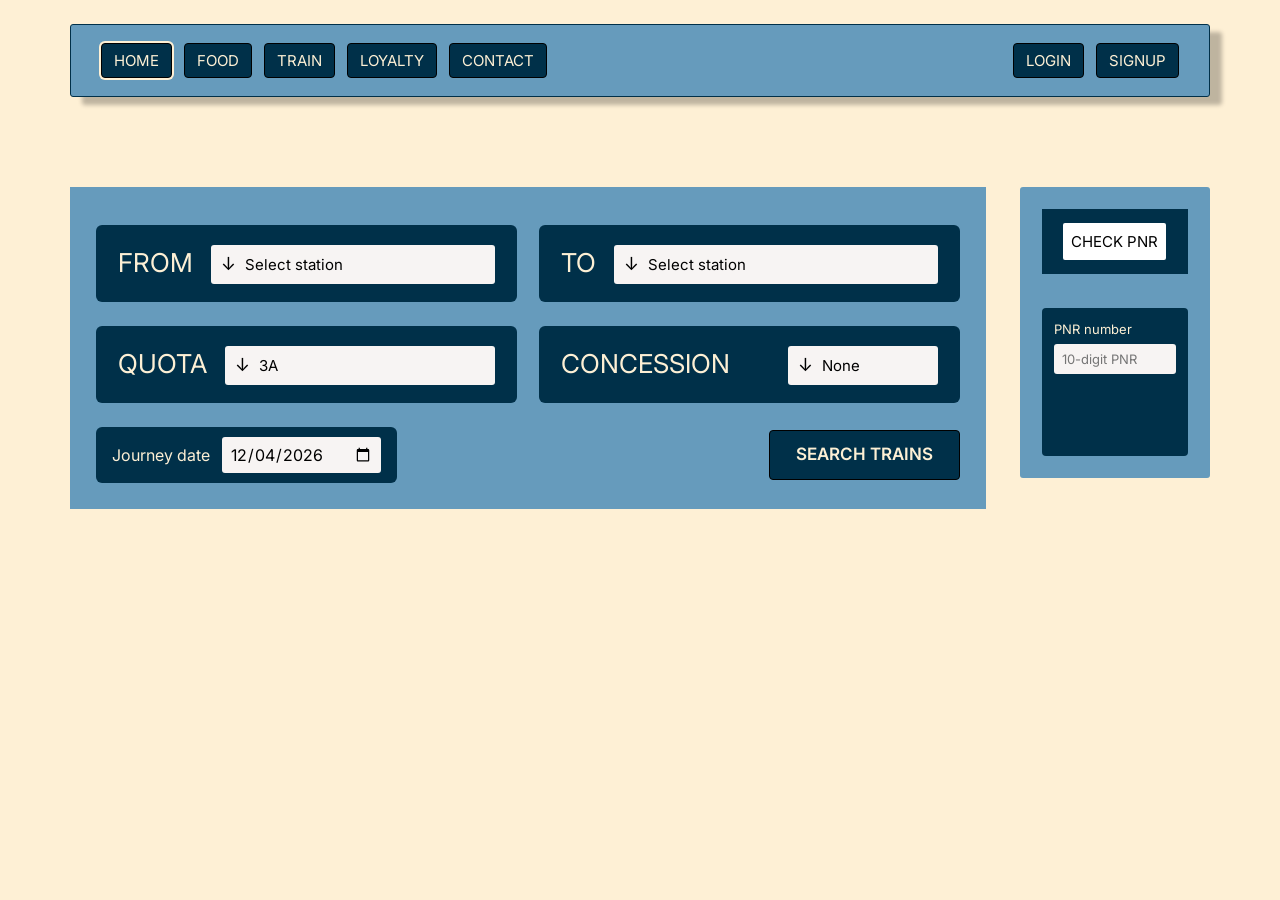
<file: index.html>
<!DOCTYPE html>
<html lang="en">
<head>
  <meta charset="UTF-8">
  <meta name="viewport" content="width=device-width, initial-scale=1">
  <link rel="preconnect" href="https://fonts.googleapis.com">
  <link rel="preconnect" href="https://fonts.gstatic.com" crossorigin>
  <link href="https://fonts.googleapis.com/css2?family=Inter:wght@400;500;600;700&display=swap" rel="stylesheet">
  <link rel="stylesheet" href="style.css">
  <title>Smart Rail | Search trains</title>
</head>
<body data-page="home">
  <!-- Navbar: stays fixed at the top while scrolling -->
  <header class="navbar-wrap">
    <nav class="navbar" aria-label="Main">
      <div class="nav-links">
        <a href="index.html" class="btn nav-btn" data-nav="home">HOME</a>
        <button type="button" class="btn nav-btn" data-action="food">FOOD</button>
        <a href="trains.html" class="btn nav-btn" data-nav="train">TRAIN</a>
        <button type="button" class="btn nav-btn" data-action="loyalty">LOYALTY</button>
        <button type="button" class="btn nav-btn" data-action="contact">CONTACT</button>
      </div>
      <div class="nav-auth" id="navAuth">
        <button type="button" class="btn nav-btn" data-action="login">LOGIN</button>
        <button type="button" class="btn nav-btn" data-action="signup">SIGNUP</button>
      </div>
    </nav>
  </header>

  <main class="search-layout">
    <!-- Search form -->
    <form class="search-panel" id="searchForm" novalidate>
      <div class="field-box">
        <label for="from">FROM</label>
        <div class="select-wrap"><select id="from"></select></div>
      </div>
      <div class="field-box">
        <label for="to">TO</label>
        <div class="select-wrap"><select id="to"></select></div>
      </div>
      <div class="field-box">
        <label for="quota">QUOTA</label>
        <div class="select-wrap"><select id="quota"></select></div>
      </div>
      <div class="field-box concession-box">
        <label for="concession">CONCESSION</label>
        <div class="select-wrap compact"><select id="concession"></select></div>
      </div>

      <div class="search-footer">
        <div class="date-field">
          <label for="date">Journey date</label>
          <input type="date" id="date">
        </div>
        <button type="submit" class="btn btn-search">SEARCH TRAINS</button>
      </div>
      <p class="form-error" id="searchError" role="alert"></p>
    </form>

    <!-- PNR status -->
    <aside class="side-panel" aria-label="PNR status">
      <div class="pnr-head">
        <button type="button" class="pnr-btn" id="checkPnr">CHECK PNR</button>
      </div>
      <div class="pnr-box">
        <label for="pnrInput">PNR number</label>
        <input id="pnrInput" inputmode="numeric" maxlength="10" placeholder="10-digit PNR" autocomplete="off">
        <div class="pnr-result" id="pnrResult" aria-live="polite"></div>
      </div>
    </aside>
  </main>

  <script src="script.js"></script>
</body>
</html>
</file>
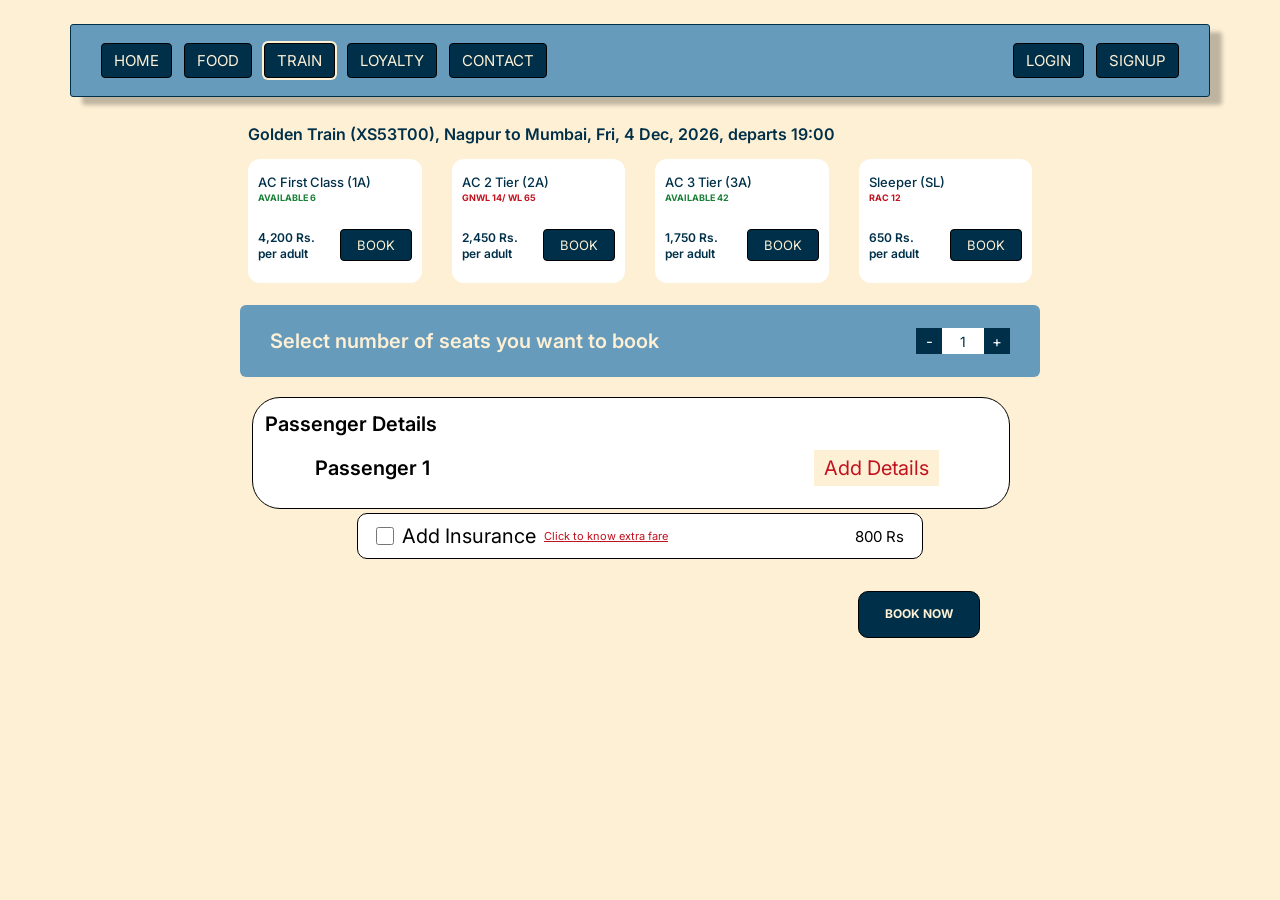
<file: booking.html>
<!DOCTYPE html>
<html lang="en">
<head>
  <meta charset="UTF-8">
  <meta name="viewport" content="width=device-width, initial-scale=1">
  <link rel="preconnect" href="https://fonts.googleapis.com">
  <link rel="preconnect" href="https://fonts.gstatic.com" crossorigin>
  <link href="https://fonts.googleapis.com/css2?family=Inter:wght@400;500;600;700&display=swap" rel="stylesheet">
  <link rel="stylesheet" href="style.css">
  <title>Smart Rail | Choose class and passengers</title>
</head>
<body data-page="booking">
  <!-- Navbar: stays fixed at the top while scrolling -->
  <header class="navbar-wrap">
    <nav class="navbar" aria-label="Main">
      <div class="nav-links">
        <a href="index.html" class="btn nav-btn" data-nav="home">HOME</a>
        <button type="button" class="btn nav-btn" data-action="food">FOOD</button>
        <a href="trains.html" class="btn nav-btn" data-nav="train">TRAIN</a>
        <button type="button" class="btn nav-btn" data-action="loyalty">LOYALTY</button>
        <button type="button" class="btn nav-btn" data-action="contact">CONTACT</button>
      </div>
      <div class="nav-auth" id="navAuth">
        <button type="button" class="btn nav-btn" data-action="login">LOGIN</button>
        <button type="button" class="btn nav-btn" data-action="signup">SIGNUP</button>
      </div>
    </nav>
  </header>

  <main class="booking-page">
    <p class="trip-line" id="tripLine"></p>

    <!-- Class cards (1A, 2A, 3A, SL) are created by script.js -->
    <section class="class-grid" id="classGrid" aria-label="Choose a class"></section>

    <section class="seat-bar">
      <h2>Select number of seats you want to book</h2>
      <div class="counter">
        <button type="button" id="seatMinus" aria-label="Remove a seat">-</button>
        <output id="seatCount" aria-live="polite">0</output>
        <button type="button" id="seatPlus" aria-label="Add a seat">+</button>
      </div>
    </section>

    <section class="passenger-box">
      <h2>Passenger Details</h2>
      <div id="passengerList"></div>
    </section>

    <div class="insurance-box">
      <input type="checkbox" id="insurance">
      <label for="insurance" class="ins-title">Add Insurance</label>
      <button type="button" class="ins-info" id="insInfo">Click to know extra fare</button>
      <span class="ins-price">800 Rs</span>
    </div>

    <div class="book-row">
      <p class="running-total" id="runningTotal" aria-live="polite"></p>
      <button type="button" class="btn btn-book-now" id="bookNow">BOOK NOW</button>
    </div>
    <p class="form-error" id="bookError" role="alert"></p>
  </main>

  <script src="script.js"></script>
</body>
</html>
</file>
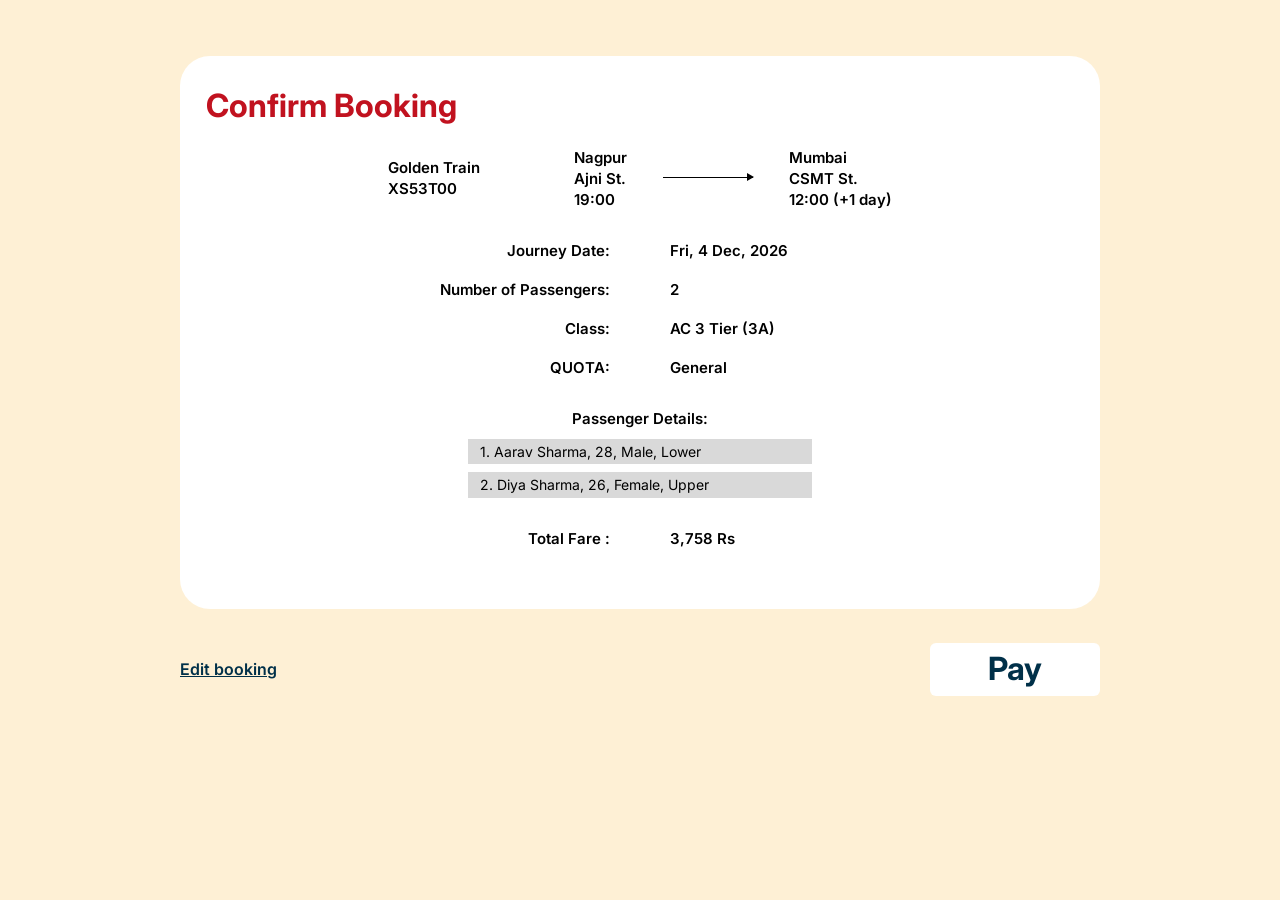
<file: confirm.html>
<!DOCTYPE html>
<html lang="en">
<head>
  <meta charset="UTF-8">
  <meta name="viewport" content="width=device-width, initial-scale=1">
  <link rel="preconnect" href="https://fonts.googleapis.com">
  <link rel="preconnect" href="https://fonts.gstatic.com" crossorigin>
  <link href="https://fonts.googleapis.com/css2?family=Inter:wght@400;500;600;700&display=swap" rel="stylesheet">
  <link rel="stylesheet" href="style.css">
  <title>Smart Rail | Confirm booking</title>
</head>
<body data-page="confirm">
  <main class="confirm-page">
    <section class="confirm-card">
      <h1>Confirm Booking</h1>

      <div class="journey">
        <div class="train-id"><span id="cTrainName"></span><span id="cTrainNo"></span></div>
        <div><span id="cFrom"></span><span id="cFromSt"></span><span id="cDep"></span></div>
        <div class="journey-arrow" aria-hidden="true"></div>
        <div><span id="cTo"></span><span id="cToSt"></span><span id="cArr"></span></div>
      </div>

      <dl class="summary">
        <dt>Journey Date:</dt><dd id="cDate"></dd>
        <dt>Number of Passengers:</dt><dd id="cCount"></dd>
        <dt>Class:</dt><dd id="cClass"></dd>
        <dt>QUOTA:</dt><dd id="cQuota"></dd>
      </dl>

      <h2>Passenger Details:</h2>
      <ul class="passenger-bars" id="cPassengers"></ul>

      <dl class="summary">
        <dt>Total Fare :</dt><dd id="cTotal"></dd>
      </dl>
    </section>

    <div class="confirm-actions">
      <a href="booking.html" class="link-back">Edit booking</a>
      <button type="button" class="pay-btn" id="payBtn">Pay</button>
    </div>
  </main>

  <script src="script.js"></script>
</body>
</html>
</file>
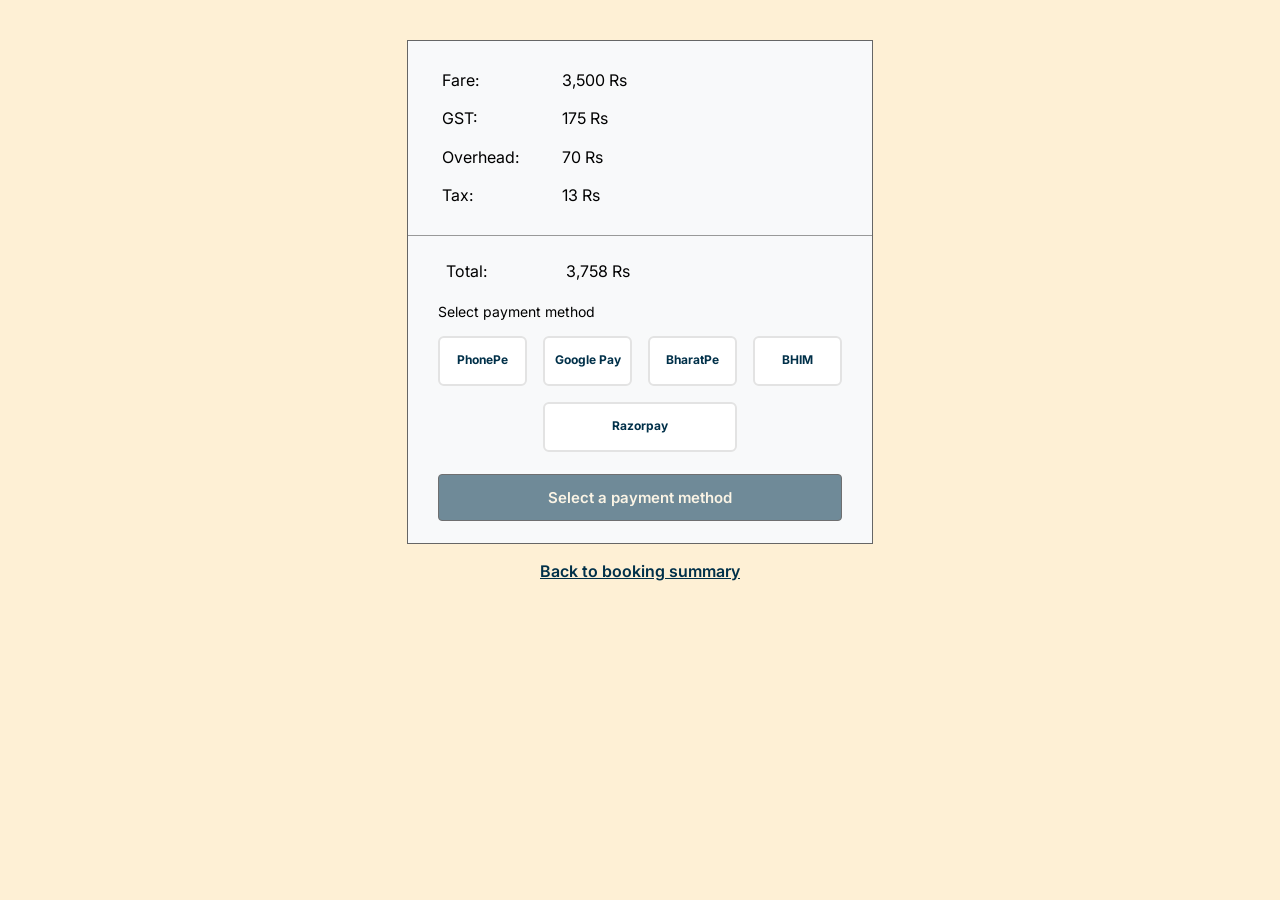
<file: payment.html>
<!DOCTYPE html>
<html lang="en">
<head>
  <meta charset="UTF-8">
  <meta name="viewport" content="width=device-width, initial-scale=1">
  <link rel="preconnect" href="https://fonts.googleapis.com">
  <link rel="preconnect" href="https://fonts.gstatic.com" crossorigin>
  <link href="https://fonts.googleapis.com/css2?family=Inter:wght@400;500;600;700&display=swap" rel="stylesheet">
  <link rel="stylesheet" href="style.css">
  <title>Smart Rail | Payment</title>
</head>
<body data-page="payment">
  <main class="payment-page">
    <section class="bill-card">
      <dl class="bill" id="bill"></dl>

      <div class="bill-bottom">
        <dl class="bill total"><dt>Total:</dt><dd id="billTotal"></dd></dl>

        <p class="pm-title" id="pmLabel">Select payment method</p>
        <!-- To show logos, put an <img src="images/phonepe.png" alt="PhonePe"> inside each button -->
        <div class="pm-grid" role="radiogroup" aria-labelledby="pmLabel">
          <button type="button" class="pm" role="radio" aria-checked="false" data-method="PhonePe">PhonePe</button>
          <button type="button" class="pm" role="radio" aria-checked="false" data-method="Google Pay">Google Pay</button>
          <button type="button" class="pm" role="radio" aria-checked="false" data-method="BharatPe">BharatPe</button>
          <button type="button" class="pm" role="radio" aria-checked="false" data-method="BHIM">BHIM</button>
          <button type="button" class="pm pm-wide" role="radio" aria-checked="false" data-method="Razorpay">Razorpay</button>
        </div>

        <button type="button" class="btn pay-now" id="payNow" disabled>Select a payment method</button>
      </div>
    </section>
    <a href="confirm.html" class="link-back">Back to booking summary</a>
  </main>

  <script src="script.js"></script>
</body>
</html>
</file>
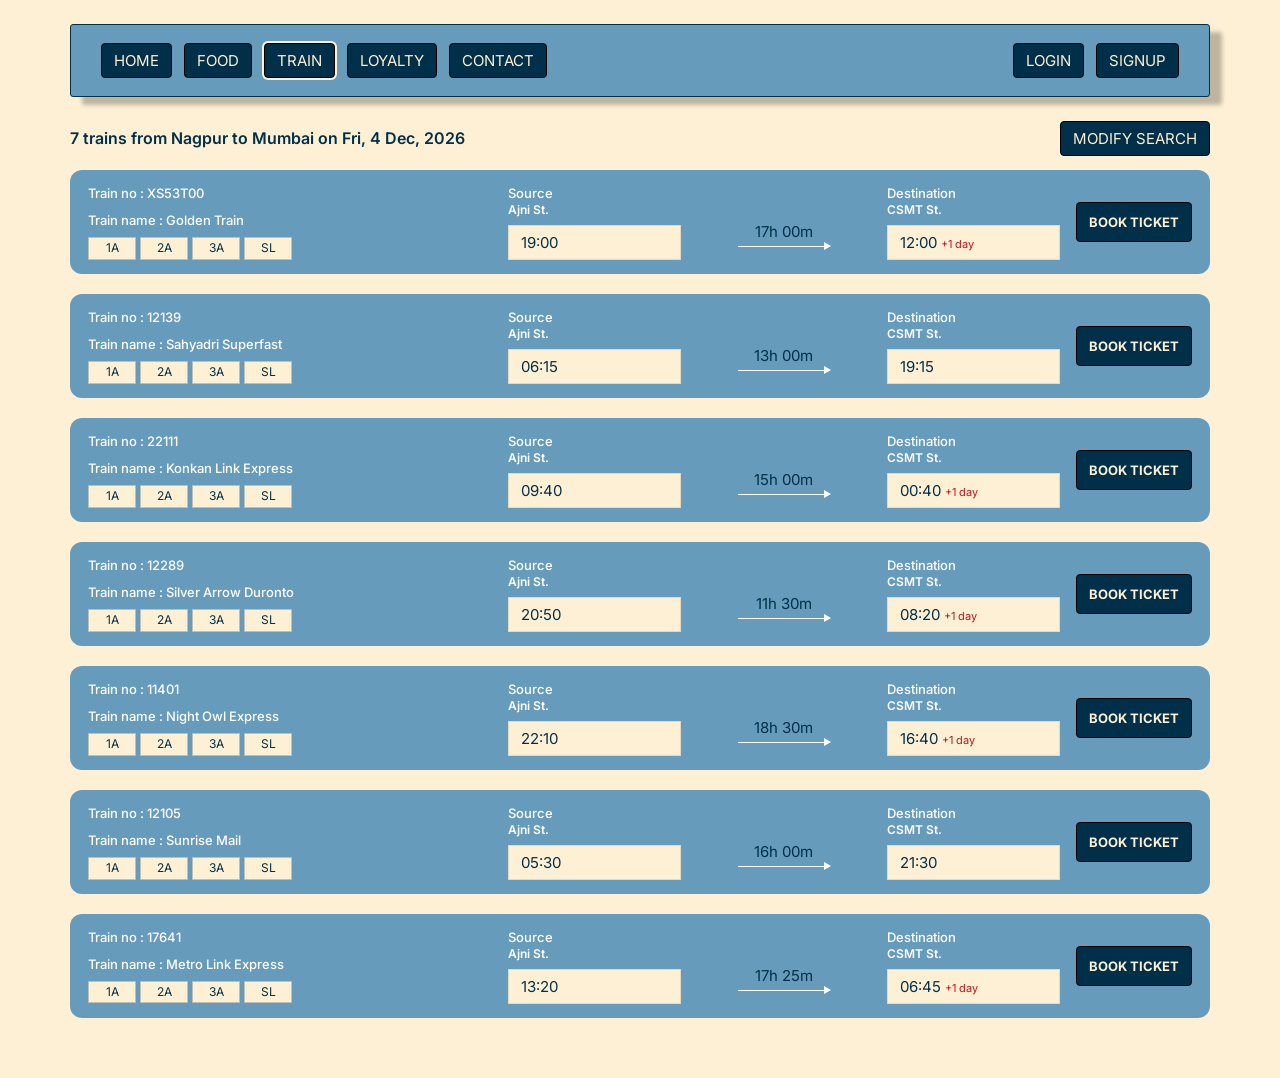
<file: trains.html>
<!DOCTYPE html>
<html lang="en">
<head>
  <meta charset="UTF-8">
  <meta name="viewport" content="width=device-width, initial-scale=1">
  <link rel="preconnect" href="https://fonts.googleapis.com">
  <link rel="preconnect" href="https://fonts.gstatic.com" crossorigin>
  <link href="https://fonts.googleapis.com/css2?family=Inter:wght@400;500;600;700&display=swap" rel="stylesheet">
  <link rel="stylesheet" href="style.css">
  <title>Smart Rail | Available trains</title>
</head>
<body data-page="trains">
  <!-- Navbar: stays fixed at the top while scrolling -->
  <header class="navbar-wrap">
    <nav class="navbar" aria-label="Main">
      <div class="nav-links">
        <a href="index.html" class="btn nav-btn" data-nav="home">HOME</a>
        <button type="button" class="btn nav-btn" data-action="food">FOOD</button>
        <a href="trains.html" class="btn nav-btn" data-nav="train">TRAIN</a>
        <button type="button" class="btn nav-btn" data-action="loyalty">LOYALTY</button>
        <button type="button" class="btn nav-btn" data-action="contact">CONTACT</button>
      </div>
      <div class="nav-auth" id="navAuth">
        <button type="button" class="btn nav-btn" data-action="login">LOGIN</button>
        <button type="button" class="btn nav-btn" data-action="signup">SIGNUP</button>
      </div>
    </nav>
  </header>

  <main class="trains-page">
    <div class="results-bar">
      <p id="resultsText"></p>
      <a href="index.html" class="btn">MODIFY SEARCH</a>
    </div>
    <!-- Train cards are created by script.js from the TRAINS list -->
    <section class="train-list" id="trainList" aria-label="Available trains"></section>
  </main>

  <script src="script.js"></script>
</body>
</html>
</file>
<file: style.css>
/* =========================================================
   Smart Rail – shared styles for every page
   Colours are taken from the Figma design.
   ========================================================= */
:root {
  --cream: #FEF0D5;       /* page background */
  --blue: #669BBC;        /* panels, navbar, train cards */
  --navy: #003049;        /* buttons, dark boxes */
  --navy-hover: #0A4566;
  --light-text: #FDF0D5;  /* text on navy */
  --red: #C1121F;         /* headings, waitlist, "Add Details" */
  --white: #FFFFFF;
  --field: #F7F4F3;       /* dropdown boxes */
  --grey-bar: #D9D9D9;    /* passenger bars on confirm page */
}

*, *::before, *::after { box-sizing: border-box; margin: 0; padding: 0; }

body {
  font-family: 'Inter', system-ui, -apple-system, 'Segoe UI', Roboto, Arial, sans-serif;
  background: var(--cream);
  color: var(--navy);
  line-height: 1.4;
  min-height: 100vh;
}

a { color: inherit; }
button, input, select { font: inherit; }
button { cursor: pointer; }
button:disabled { cursor: not-allowed; opacity: 0.55; }
:focus-visible { outline: 3px solid var(--red); outline-offset: 2px; }

/* ---------- Generic dark button ---------- */
.btn {
  display: inline-flex;
  align-items: center;
  justify-content: center;
  background: var(--navy);
  color: var(--light-text);
  border: 1px solid #000;
  border-radius: 4px;
  padding: 6px 12px;
  font-size: 15px;
  text-decoration: none;
  white-space: nowrap;
  transition: background 0.15s, transform 0.1s;
}
.btn:hover:not(:disabled) { background: var(--navy-hover); }
.btn:active:not(:disabled) { transform: translateY(1px); }
.btn-ghost { background: transparent; color: var(--navy); border-color: var(--navy); }
.btn-ghost:hover:not(:disabled) { background: rgba(0, 48, 73, 0.08); }

/* =========================================================
   NAVBAR (sticky – stays in place while the page scrolls)
   ========================================================= */
.navbar-wrap {
  position: sticky;
  top: 0;
  z-index: 40;
  background: var(--cream);
  padding: 24px 5.5% 16px;
}
.navbar {
  display: flex;
  justify-content: space-between;
  align-items: center;
  gap: 12px;
  flex-wrap: wrap;
  background: var(--blue);
  border: 1px solid var(--navy);
  border-radius: 3px;
  padding: 18px 30px;
  box-shadow: 12px 8px 4px rgba(0, 0, 0, 0.25);
}
.nav-links, .nav-auth { display: flex; flex-wrap: wrap; gap: 12px; align-items: center; }
.nav-btn.active { box-shadow: 0 0 0 2px var(--light-text); }
.nav-user { color: var(--navy); font-weight: 600; }

/* =========================================================
   PAGE 1 – SEARCH (index.html)
   ========================================================= */
.search-layout {
  display: grid;
  grid-template-columns: minmax(0, 1fr) 190px;
  gap: 34px;
  align-items: start;
  margin: 74px 5.5% 60px;
}
.search-panel {
  background: var(--blue);
  padding: 38px 26px 26px;
  display: grid;
  grid-template-columns: 1fr 1fr;
  gap: 24px 22px;
}
.field-box {
  background: var(--navy);
  border-radius: 6px;
  padding: 18px 22px;
  min-height: 76px;
  display: flex;
  align-items: center;
  gap: 18px;
  color: var(--light-text);
  font-size: clamp(20px, 2.2vw, 26px);
}
.field-box label { white-space: nowrap; }
.concession-box { justify-content: space-between; }

/* Dropdown with the "↓" from the design */
.select-wrap { position: relative; flex: 1; min-width: 0; }
.select-wrap.compact { flex: 0 1 150px; }
.select-wrap::before {
  content: "↓";
  position: absolute;
  left: 10px;
  top: 50%;
  transform: translateY(-50%);
  color: #000;
  font-size: 18px;
  pointer-events: none;
}
.select-wrap select {
  width: 100%;
  appearance: none;
  -webkit-appearance: none;
  background: var(--field);
  border: 0;
  border-radius: 3px;
  padding: 9px 10px 9px 34px;
  font-size: 15px;
  color: #000;
  cursor: pointer;
}

.search-footer {
  grid-column: 1 / -1;
  display: flex;
  justify-content: space-between;
  align-items: center;
  gap: 16px;
  flex-wrap: wrap;
}
.date-field {
  display: flex;
  align-items: center;
  gap: 12px;
  background: var(--navy);
  color: var(--light-text);
  border-radius: 6px;
  padding: 10px 16px;
}
.date-field input {
  background: var(--field);
  border: 0;
  border-radius: 3px;
  padding: 6px 8px;
  color: #000;
}
.btn-search { font-size: 17px; font-weight: 600; padding: 12px 26px; }

.form-error { grid-column: 1 / -1; color: var(--red); font-weight: 600; }
.form-error:empty { display: none; }
.search-panel .form-error { background: var(--white); padding: 8px 12px; border-radius: 4px; }

/* PNR side panel */
.side-panel { background: var(--blue); border-radius: 3px; padding: 22px; }
.pnr-head { background: var(--navy); padding: 14px 12px; display: flex; justify-content: center; }
.pnr-btn {
  background: var(--white);
  color: #000;
  border: 0;
  border-radius: 2px;
  padding: 8px 8px;
  font-size: 15px;
}
.pnr-btn:hover { background: var(--field); }
.pnr-box {
  background: var(--navy);
  border-radius: 4px;
  margin-top: 34px;
  min-height: 148px;
  padding: 12px;
  color: var(--light-text);
  font-size: 13px;
  display: flex;
  flex-direction: column;
  gap: 6px;
}
.pnr-box input {
  width: 100%;
  border: 0;
  border-radius: 3px;
  padding: 6px 8px;
  font-size: 13px;
  background: var(--field);
  color: #000;
}
.pnr-result p + p { margin-top: 2px; }
.pnr-status { color: #9BE7A8; font-weight: 600; }
.pnr-error { color: #FFB3B8; }

/* =========================================================
   PAGE 2 – TRAIN LIST (trains.html) – scrolls under navbar
   ========================================================= */
.trains-page { margin: 8px 5.5% 60px; }
.results-bar {
  display: flex;
  justify-content: space-between;
  align-items: center;
  gap: 12px;
  flex-wrap: wrap;
  margin-bottom: 14px;
}
.results-bar p { font-weight: 600; }
.train-list { display: flex; flex-direction: column; gap: 20px; }

.train-card {
  background: var(--blue);
  border-radius: 12px;
  padding: 14px 18px;
  display: grid;
  grid-template-columns: minmax(220px, 1.4fr) minmax(100px, 0.6fr) minmax(100px, 0.6fr) minmax(100px, 0.6fr) auto;
  align-items: center;
  gap: 16px;
  color: var(--white);
}
.train-info p { font-size: 13px; font-weight: 500; margin-bottom: 8px; }
.chips { display: flex; gap: 4px; flex-wrap: wrap; }
.class-chip {
  background: var(--cream);
  color: var(--navy);
  border: 1px solid rgba(0, 48, 73, 0.25);
  min-width: 48px;
  padding: 2px 8px;
  font-size: 12px;
}
.class-chip:hover { border-color: var(--navy); }
.class-chip.selected { background: var(--navy); color: var(--light-text); }

.stop-label { font-size: 13px; font-weight: 500; }
.stop-name { font-size: 12px; font-weight: 600; margin-bottom: 6px; }
.time-box {
  background: var(--cream);
  color: var(--navy);
  padding: 6px 12px;
  font-size: 15px;
  border: 1px solid rgba(0, 0, 0, 0.1);
}
.time-box small { font-size: 11px; color: var(--red); }

.duration {
  display: flex;
  flex-direction: column;
  align-items: center;
  gap: 4px;
  color: var(--navy);
  font-size: 15px;
  padding-top: 24px;
}
.arrow { display: block; width: 100%; max-width: 92px; height: 1px; background: var(--white); position: relative; }
.arrow::after {
  content: "";
  position: absolute;
  right: -1px;
  top: -4px;
  border-style: solid;
  border-width: 4.5px 0 4.5px 7px;
  border-color: transparent transparent transparent var(--white);
}
.book-ticket { font-size: 13px; font-weight: 700; padding: 10px 12px; }

/* =========================================================
   PAGE 3 – CLASS, SEATS, PASSENGERS (booking.html)
   ========================================================= */
.booking-page { max-width: 840px; margin: 10px auto 60px; padding: 0 20px; }
.trip-line { font-weight: 600; margin: 0 8px 14px; }

.class-grid { display: grid; grid-template-columns: repeat(4, minmax(0, 1fr)); gap: 20px 30px; margin: 0 8px; }
.class-card {
  background: var(--white);
  border: 2px solid transparent;
  border-radius: 12px;
  padding: 12px 8px 20px;
  min-height: 124px;
  display: flex;
  flex-direction: column;
}
.class-card.selected { border-color: var(--navy); }
.class-card h3 { font-size: 13px; font-weight: 500; }
.avail { font-size: 9px; font-weight: 700; }
.avail.wl { color: var(--red); }
.avail.ok { color: #1A7F37; }
.class-foot { margin-top: auto; display: flex; justify-content: space-between; align-items: flex-end; gap: 6px; }
.price { font-size: 12px; font-weight: 600; line-height: 1.3; white-space: nowrap; }
.class-book { font-size: 13px; padding: 6px 16px; }
.class-card.selected .class-book { background: var(--red); border-color: var(--red); padding: 6px 8px; font-size: 11px; }

.seat-bar {
  background: var(--blue);
  border-radius: 6px;
  padding: 22px 30px;
  margin-top: 22px;
  display: flex;
  justify-content: space-between;
  align-items: center;
  gap: 16px;
  flex-wrap: wrap;
}
.seat-bar h2 { color: var(--light-text); font-size: 20px; font-weight: 600; }
.counter { display: flex; align-items: center; }
.counter button { background: var(--navy); color: var(--white); border: 0; width: 26px; height: 26px; font-size: 15px; }
.counter output { background: var(--white); width: 42px; height: 26px; display: grid; place-items: center; font-size: 14px; }

.passenger-box {
  background: var(--white);
  border: 1px solid #000;
  border-radius: 28px;
  padding: 12px 70px 16px 12px;
  margin: 20px 30px 0 12px;
  color: #000;
}
.passenger-box h2 { font-size: 20px; font-weight: 600; margin-bottom: 6px; }
.passenger-row { display: flex; justify-content: space-between; align-items: center; gap: 12px; padding: 6px 0 6px 50px; }
.p-name { font-size: 20px; font-weight: 600; }
.p-meta { font-size: 13px; color: #444; }
.add-details { background: var(--cream); color: var(--red); border: 0; padding: 4px 10px; font-size: 20px; }
.add-details:hover { background: #FBE2B4; }
.empty { padding: 6px 0 6px 50px; color: #444; }

.insurance-box {
  background: var(--white);
  border: 1px solid #000;
  border-radius: 10px;
  display: flex;
  align-items: center;
  gap: 8px;
  flex-wrap: wrap;
  padding: 8px 18px;
  margin: 4px auto 0;
  max-width: 566px;
  color: #000;
}
.insurance-box input { width: 18px; height: 18px; accent-color: var(--navy); cursor: pointer; }
.ins-title { font-size: 20px; cursor: pointer; }
.ins-info { background: none; border: 0; color: var(--red); font-size: 11px; text-decoration: underline; }
.ins-price { margin-left: auto; font-size: 15px; }

.book-row { display: flex; justify-content: flex-end; align-items: center; gap: 20px; margin-top: 32px; padding-right: 60px; }
.running-total { font-weight: 700; }
.btn-book-now { border-radius: 10px; padding: 14px 26px; font-size: 12px; font-weight: 700; }
.booking-page .form-error { text-align: right; padding-right: 60px; margin-top: 10px; }

/* =========================================================
   PAGE 4 – CONFIRM BOOKING (confirm.html)
   ========================================================= */
.confirm-page { max-width: 960px; margin: 0 auto; padding: 56px 20px 40px; }
.confirm-card { background: var(--white); border-radius: 30px; padding: 28px 26px 60px; color: #000; }
.confirm-card h1 { color: var(--red); font-size: 32px; font-weight: 700; margin-bottom: 18px; }

.journey { display: flex; justify-content: center; align-items: flex-start; gap: 36px; flex-wrap: wrap; }
.journey > div { display: flex; flex-direction: column; font-weight: 600; font-size: 15px; }
.train-id { padding-top: 10px; min-width: 150px; }
.journey-arrow { width: 90px; height: 1px; background: #000; position: relative; margin-top: 30px; }
.journey-arrow::after {
  content: "";
  position: absolute;
  right: -1px;
  top: -4px;
  border-style: solid;
  border-width: 4.5px 0 4.5px 7px;
  border-color: transparent transparent transparent #000;
}

.summary { display: grid; grid-template-columns: 1fr 1fr; gap: 18px 60px; max-width: 520px; margin: 30px auto 0; font-weight: 600; font-size: 15px; }
.summary dt { text-align: right; white-space: nowrap; }
.confirm-card h2 { font-size: 15px; font-weight: 600; text-align: center; margin: 30px 0 10px; }
.passenger-bars { list-style: none; max-width: 344px; margin: 0 auto; display: flex; flex-direction: column; gap: 8px; }
.passenger-bars li { background: var(--grey-bar); padding: 3px 12px; font-size: 14px; min-height: 24px; }

.confirm-actions { display: flex; justify-content: space-between; align-items: center; margin-top: 34px; gap: 16px; }
.link-back { font-weight: 600; }
.pay-btn {
  background: var(--white);
  color: var(--navy);
  border: 0;
  border-radius: 6px;
  padding: 4px 58px;
  font-size: 32px;
  font-weight: 700;
  margin-left: auto;
}
.pay-btn:hover { background: var(--field); }

/* =========================================================
   PAGE 5 – PAYMENT (payment.html)
   ========================================================= */
.payment-page { display: flex; flex-direction: column; align-items: center; gap: 16px; padding: 40px 20px; }
.bill-card { background: #F8F9FA; border: 1px solid #666; width: min(100%, 466px); color: #000; }
.bill { display: grid; grid-template-columns: 120px 1fr; gap: 16px 0; padding: 28px 34px; font-size: 16px; border-bottom: 1px solid #999; }
.bill-bottom { padding: 24px 30px 22px; }
.bill.total { border: 0; padding: 0 8px 20px; }
.pm-title { font-size: 14px; margin-bottom: 14px; }
.pm-grid { display: grid; grid-template-columns: repeat(4, 1fr); gap: 16px; }
.pm {
  position: relative;
  background: var(--white);
  border: 2px solid #E3E3E3;
  border-radius: 6px;
  min-height: 50px;
  padding: 6px;
  font-size: 12px;
  font-weight: 700;
  color: var(--navy);
}
.pm:hover { border-color: var(--blue); }
.pm[aria-checked="true"] { border-color: var(--navy); background: #EAF2F7; }
.pm[aria-checked="true"]::after {
  content: "✓";
  position: absolute;
  top: -9px;
  right: -9px;
  width: 20px;
  height: 20px;
  border-radius: 50%;
  background: var(--navy);
  color: var(--white);
  font-size: 12px;
  display: grid;
  place-items: center;
}
.pm img { max-width: 100%; max-height: 40px; }
.pm-wide { grid-column: 2 / 4; }
.pay-now { width: 100%; margin-top: 22px; padding: 12px; font-size: 15px; font-weight: 600; white-space: normal; }

/* =========================================================
   MODAL + TOAST (created by script.js)
   ========================================================= */
.modal-backdrop {
  position: fixed;
  inset: 0;
  background: rgba(0, 48, 73, 0.55);
  display: none;
  align-items: center;
  justify-content: center;
  padding: 20px;
  z-index: 100;
}
.modal-backdrop.open { display: flex; }
.modal { background: var(--white); border-radius: 14px; padding: 24px; width: min(100%, 420px); max-height: 90vh; overflow: auto; }
.modal h2 { font-size: 20px; margin-bottom: 14px; }
.modal p { margin-bottom: 8px; }
.modal-form { display: flex; flex-direction: column; gap: 12px; }
.modal-form label { display: flex; flex-direction: column; gap: 4px; font-size: 14px; font-weight: 600; }
.modal-form input, .modal-form select {
  border: 1px solid #B9C7D0;
  border-radius: 4px;
  padding: 8px 10px;
  font-weight: 400;
  color: #000;
  background: var(--white);
}
.form-row { display: grid; grid-template-columns: 1fr 1fr; gap: 12px; }
.modal-actions { display: flex; justify-content: flex-end; gap: 10px; margin-top: 8px; }
.pnr-big { font-size: 22px; font-weight: 700; color: var(--red); letter-spacing: 0.04em; }
.muted { color: #555; font-size: 13px; }

.toast {
  position: fixed;
  left: 50%;
  bottom: 24px;
  transform: translate(-50%, 20px);
  max-width: calc(100% - 40px);
  background: var(--navy);
  color: var(--light-text);
  padding: 12px 18px;
  border-radius: 6px;
  opacity: 0;
  pointer-events: none;
  transition: opacity 0.2s, transform 0.2s;
  z-index: 110;
}
.toast.show { opacity: 1; transform: translate(-50%, 0); }

@media (prefers-reduced-motion: reduce) {
  * { transition: none !important; }
}

/* =========================================================
   RESPONSIVE
   ========================================================= */
@media (max-width: 900px) {
  .search-layout { grid-template-columns: 1fr; margin-top: 40px; }
  .side-panel { display: grid; grid-template-columns: auto 1fr; gap: 16px; align-items: start; }
  .pnr-box { margin-top: 0; min-height: 0; }

  .train-card { grid-template-columns: 1fr auto 1fr; }
  .train-info, .book-ticket { grid-column: 1 / -1; }

  .class-grid { grid-template-columns: repeat(2, minmax(0, 1fr)); }
}

@media (max-width: 600px) {
  .navbar-wrap { padding: 12px 4% 10px; }
  .navbar { padding: 12px; box-shadow: 6px 5px 3px rgba(0, 0, 0, 0.25); }
  .nav-links, .nav-auth { gap: 6px; }
  .btn { font-size: 13px; padding: 5px 9px; }

  .search-layout { margin: 24px 4%; }
  .search-panel { grid-template-columns: 1fr; padding: 20px 14px; }
  .side-panel { grid-template-columns: 1fr; }

  .trains-page { margin: 8px 4% 40px; }
  .duration { padding-top: 18px; font-size: 13px; }

  .class-grid { gap: 14px; margin: 0; }
  .seat-bar { padding: 16px; }
  .seat-bar h2 { font-size: 17px; }
  .passenger-box { margin: 20px 0 0; padding: 12px 14px; border-radius: 18px; }
  .passenger-row, .empty { padding-left: 0; }
  .p-name, .add-details { font-size: 16px; }
  .book-row, .booking-page .form-error { padding-right: 0; }

  .confirm-page { padding-top: 24px; }
  .summary { gap: 12px 20px; }
  .pay-btn { padding: 4px 36px; font-size: 26px; }

  .pm-grid { grid-template-columns: repeat(2, 1fr); }
  .pm-wide { grid-column: 1 / -1; }
}
</file>
